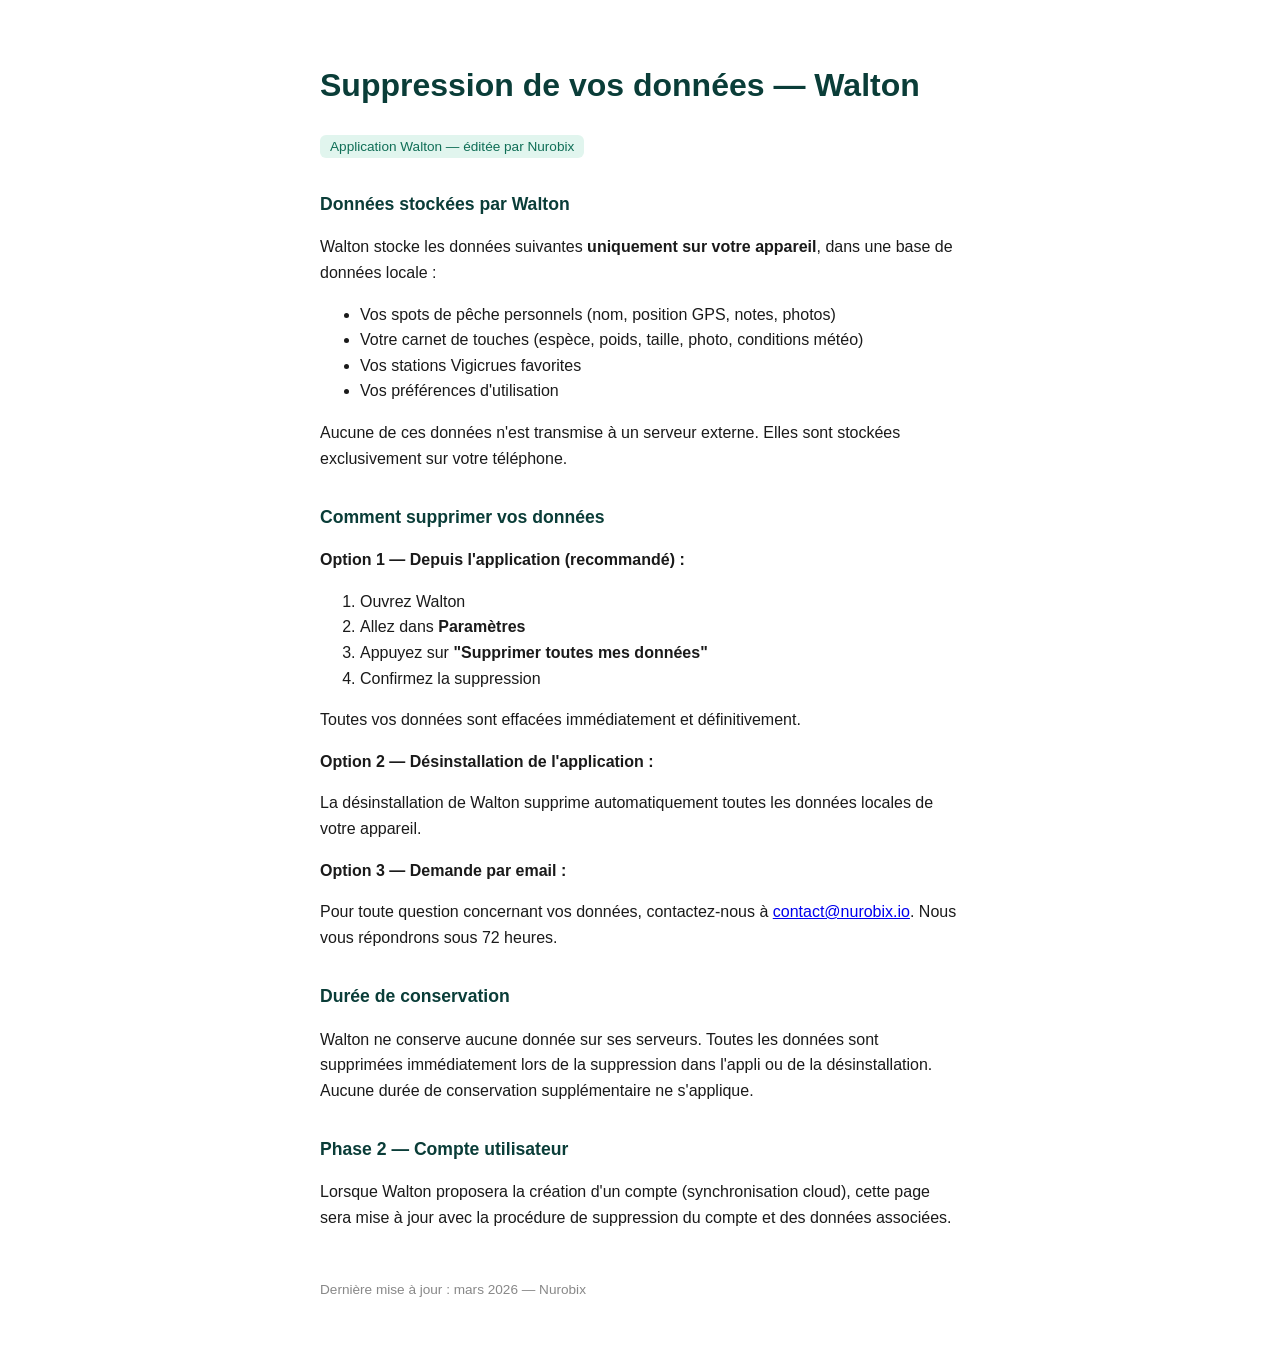
<file: delete.html>
<!DOCTYPE html>
<html lang="fr">
<head>
  <meta charset="UTF-8">
  <meta name="viewport" content="width=device-width, initial-scale=1.0">
  <title>Suppression des données — Walton</title>
  <style>
    body { font-family: sans-serif; max-width: 640px; margin: 60px auto; padding: 0 24px; color: #1a1a1a; line-height: 1.6; }
    h1 { color: #0a3d38; }
    h2 { color: #0a3d38; font-size: 1.1rem; margin-top: 2rem; }
    .badge { background: #e1f5ee; color: #0f6e56; padding: 4px 10px; border-radius: 6px; font-size: 0.85rem; }
  </style>
</head>
<body>
  <h1>Suppression de vos données — Walton</h1>
  <p><span class="badge">Application Walton — éditée par Nurobix</span></p>

  <h2>Données stockées par Walton</h2>
  <p>Walton stocke les données suivantes <strong>uniquement sur votre appareil</strong>, dans une base de données locale :</p>
  <ul>
    <li>Vos spots de pêche personnels (nom, position GPS, notes, photos)</li>
    <li>Votre carnet de touches (espèce, poids, taille, photo, conditions météo)</li>
    <li>Vos stations Vigicrues favorites</li>
    <li>Vos préférences d'utilisation</li>
  </ul>
  <p>Aucune de ces données n'est transmise à un serveur externe. Elles sont stockées exclusivement sur votre téléphone.</p>

  <h2>Comment supprimer vos données</h2>
  <p><strong>Option 1 — Depuis l'application (recommandé) :</strong></p>
  <ol>
    <li>Ouvrez Walton</li>
    <li>Allez dans <strong>Paramètres</strong></li>
    <li>Appuyez sur <strong>"Supprimer toutes mes données"</strong></li>
    <li>Confirmez la suppression</li>
  </ol>
  <p>Toutes vos données sont effacées immédiatement et définitivement.</p>

  <p><strong>Option 2 — Désinstallation de l'application :</strong></p>
  <p>La désinstallation de Walton supprime automatiquement toutes les données locales de votre appareil.</p>

  <p><strong>Option 3 — Demande par email :</strong></p>
  <p>Pour toute question concernant vos données, contactez-nous à <a href="mailto:contact@nurobix.io">contact@nurobix.io</a>. Nous vous répondrons sous 72 heures.</p>

  <h2>Durée de conservation</h2>
  <p>Walton ne conserve aucune donnée sur ses serveurs. Toutes les données sont supprimées immédiatement lors de la suppression dans l'appli ou de la désinstallation. Aucune durée de conservation supplémentaire ne s'applique.</p>

  <h2>Phase 2 — Compte utilisateur</h2>
  <p>Lorsque Walton proposera la création d'un compte (synchronisation cloud), cette page sera mise à jour avec la procédure de suppression du compte et des données associées.</p>

  <p style="margin-top: 3rem; font-size: 0.85rem; color: #888;">Dernière mise à jour : mars 2026 — Nurobix</p>
</body>
</html>
</file>
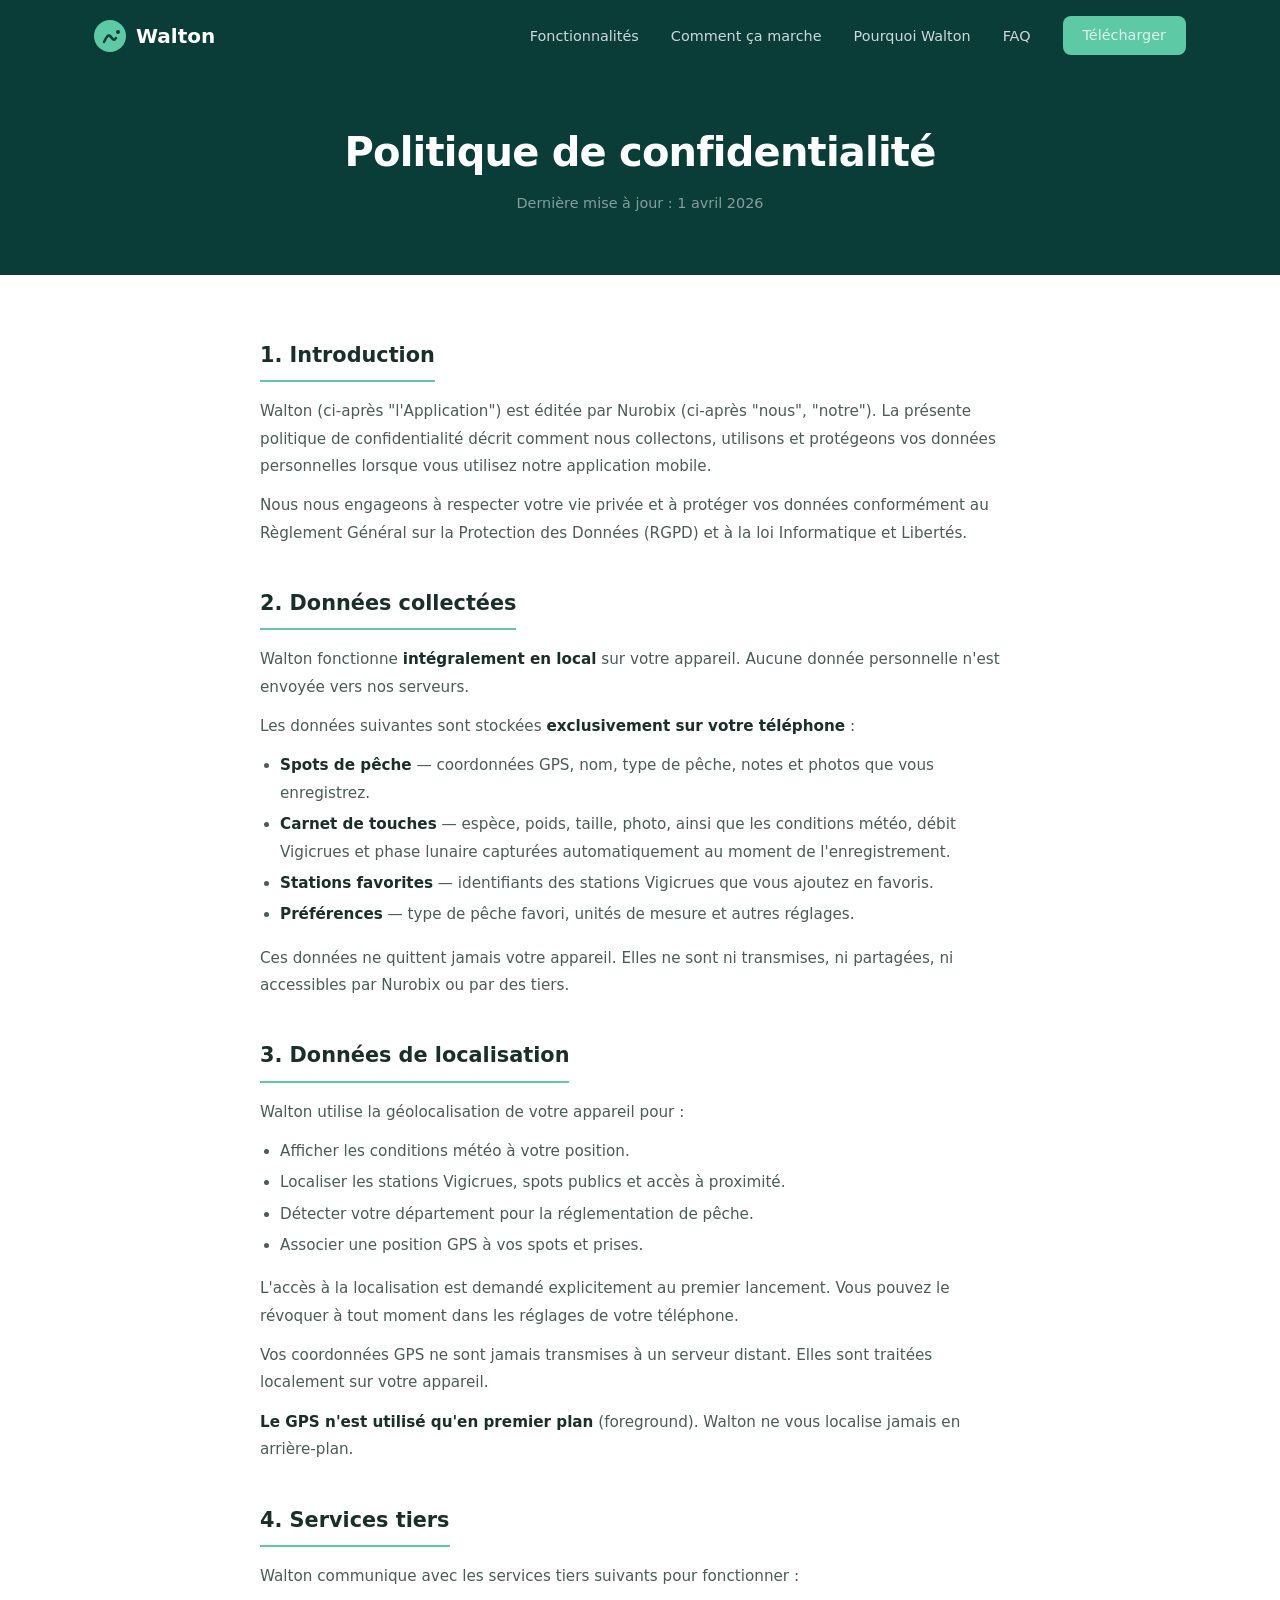
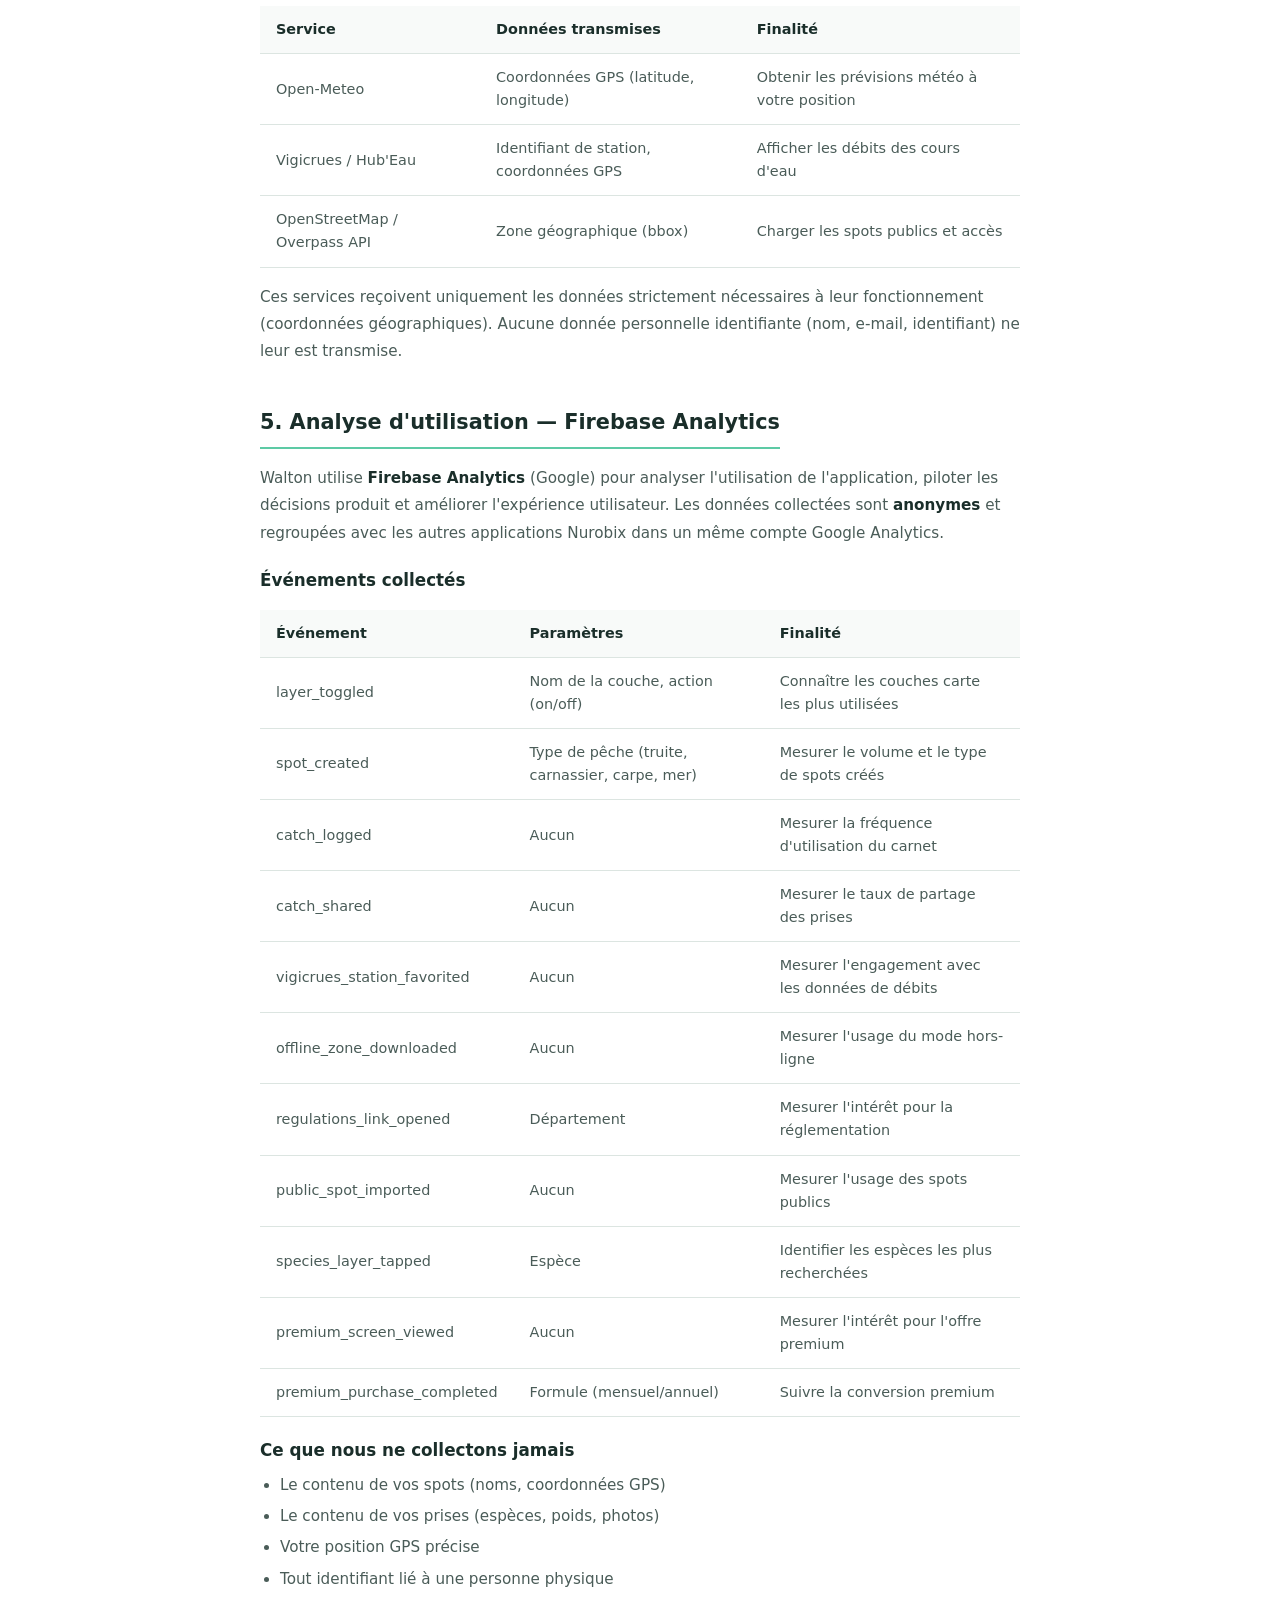
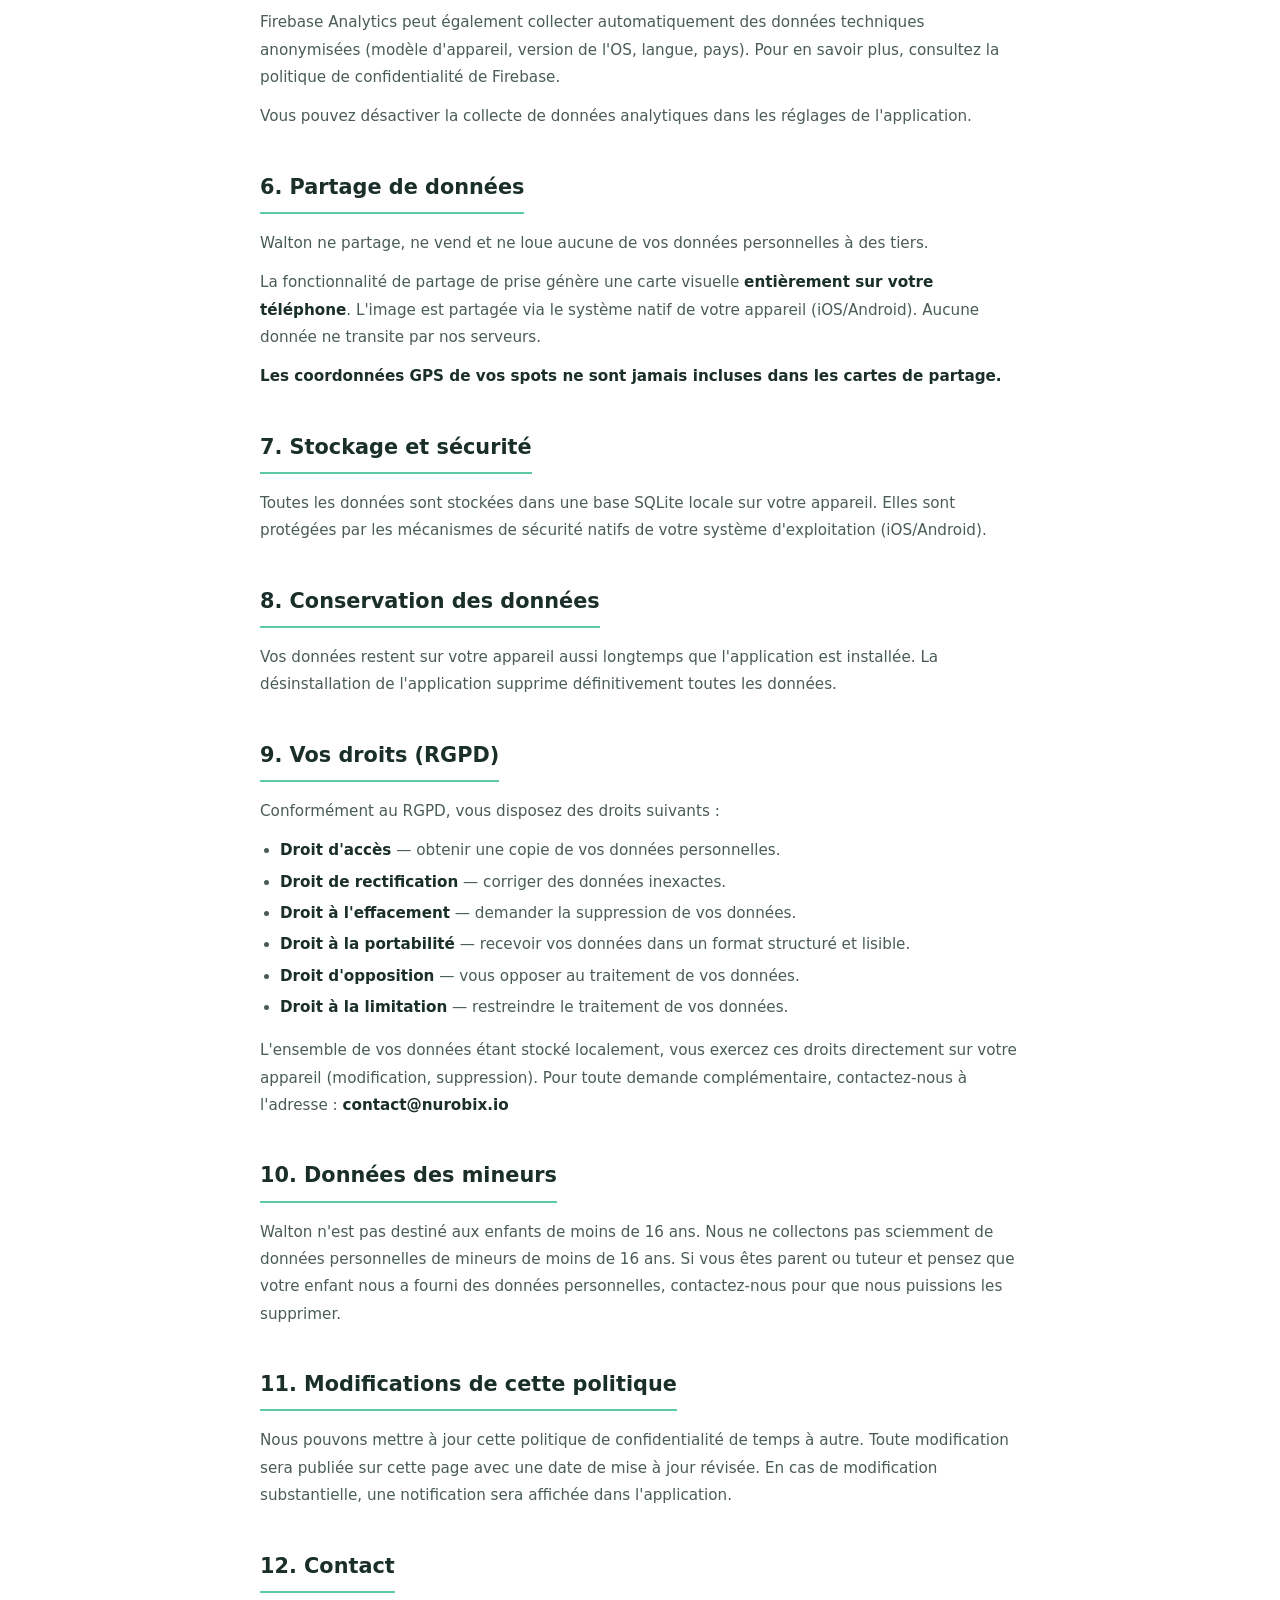
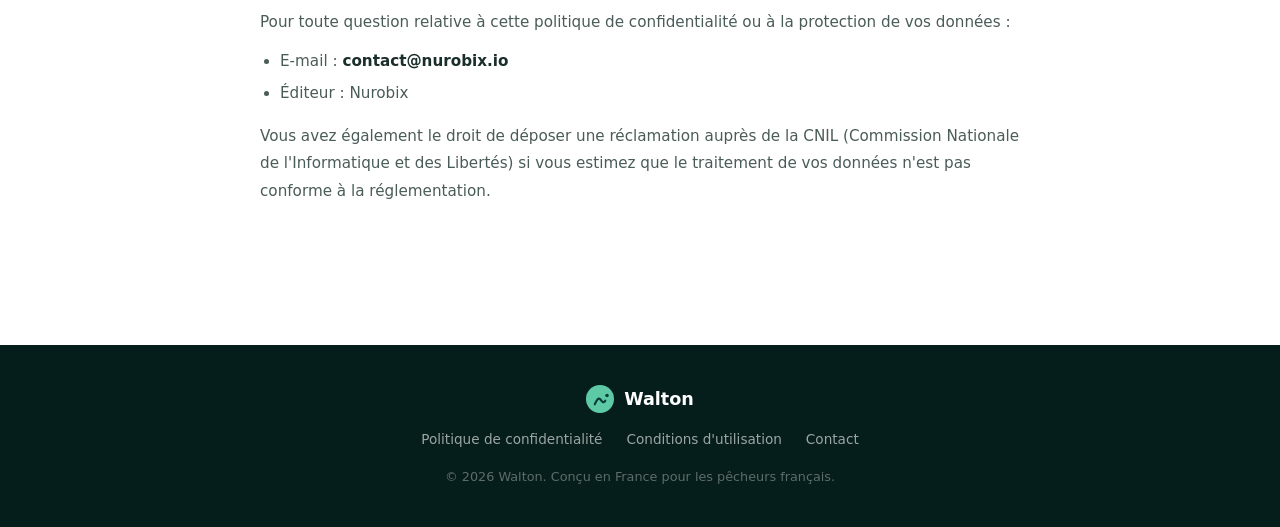
<file: privacy.html>
<!DOCTYPE html>
<html lang="fr">
<head>
    <meta charset="UTF-8">
    <meta name="viewport" content="width=device-width, initial-scale=1.0">
    <title>Politique de confidentialité — Walton</title>
    <meta name="description" content="Politique de confidentialité de l'application Walton. Découvrez comment vos données sont traitées et protégées.">
    <meta name="theme-color" content="#0a3d38">
    <link rel="icon" type="image/svg+xml" href="assets/favicon.svg">
    <link rel="stylesheet" href="css/style.css">
</head>
<body>
    <!-- Navigation -->
    <nav class="nav nav--scrolled" id="nav">
        <div class="nav__container">
            <a href="index.html" class="nav__logo">
                <svg class="nav__logo-icon" viewBox="0 0 32 32" width="32" height="32" fill="none">
                    <circle cx="16" cy="16" r="16" fill="#5dcaa5"/>
                    <path d="M10 22c2-4 4-8 6-6s4 6 6 2" stroke="#0a3d38" stroke-width="2.5" stroke-linecap="round"/>
                    <circle cx="24" cy="12" r="2" fill="#0a3d38"/>
                </svg>
                <span>Walton</span>
            </a>
            <button class="nav__toggle" id="navToggle" aria-label="Menu">
                <span></span><span></span><span></span>
            </button>
            <ul class="nav__links" id="navLinks">
                <li><a href="index.html#fonctionnalites">Fonctionnalités</a></li>
                <li><a href="index.html#comment-ca-marche">Comment ça marche</a></li>
                <li><a href="index.html#pourquoi">Pourquoi Walton</a></li>
                <li><a href="index.html#faq">FAQ</a></li>
                <li><a href="index.html#telechargement" class="btn btn--nav">Télécharger</a></li>
            </ul>
        </div>
    </nav>

    <!-- Header -->
    <header class="legal-hero">
        <div class="container">
            <h1 class="legal-hero__title">Politique de confidentialité</h1>
            <p class="legal-hero__date">Dernière mise à jour : 1 avril 2026</p>
        </div>
    </header>

    <!-- Content -->
    <main class="legal">
        <div class="container">
            <div class="legal__content">

                <section class="legal__section">
                    <h2>1. Introduction</h2>
                    <p>Walton (ci-après "l'Application") est éditée par Nurobix (ci-après "nous", "notre"). La présente politique de confidentialité décrit comment nous collectons, utilisons et protégeons vos données personnelles lorsque vous utilisez notre application mobile.</p>
                    <p>Nous nous engageons à respecter votre vie privée et à protéger vos données conformément au Règlement Général sur la Protection des Données (RGPD) et à la loi Informatique et Libertés.</p>
                </section>

                <section class="legal__section">
                    <h2>2. Données collectées</h2>

                    <p>Walton fonctionne <strong>intégralement en local</strong> sur votre appareil. Aucune donnée personnelle n'est envoyée vers nos serveurs.</p>
                    <p>Les données suivantes sont stockées <strong>exclusivement sur votre téléphone</strong> :</p>
                    <ul>
                        <li><strong>Spots de pêche</strong> — coordonnées GPS, nom, type de pêche, notes et photos que vous enregistrez.</li>
                        <li><strong>Carnet de touches</strong> — espèce, poids, taille, photo, ainsi que les conditions météo, débit Vigicrues et phase lunaire capturées automatiquement au moment de l'enregistrement.</li>
                        <li><strong>Stations favorites</strong> — identifiants des stations Vigicrues que vous ajoutez en favoris.</li>
                        <li><strong>Préférences</strong> — type de pêche favori, unités de mesure et autres réglages.</li>
                    </ul>
                    <p>Ces données ne quittent jamais votre appareil. Elles ne sont ni transmises, ni partagées, ni accessibles par Nurobix ou par des tiers.</p>
                </section>

                <section class="legal__section">
                    <h2>3. Données de localisation</h2>
                    <p>Walton utilise la géolocalisation de votre appareil pour :</p>
                    <ul>
                        <li>Afficher les conditions météo à votre position.</li>
                        <li>Localiser les stations Vigicrues, spots publics et accès à proximité.</li>
                        <li>Détecter votre département pour la réglementation de pêche.</li>
                        <li>Associer une position GPS à vos spots et prises.</li>
                    </ul>
                    <p>L'accès à la localisation est demandé explicitement au premier lancement. Vous pouvez le révoquer à tout moment dans les réglages de votre téléphone.</p>
                    <p>Vos coordonnées GPS ne sont jamais transmises à un serveur distant. Elles sont traitées localement sur votre appareil.</p>
                    <p><strong>Le GPS n'est utilisé qu'en premier plan</strong> (foreground). Walton ne vous localise jamais en arrière-plan.</p>
                </section>

                <section class="legal__section">
                    <h2>4. Services tiers</h2>
                    <p>Walton communique avec les services tiers suivants pour fonctionner :</p>

                    <div class="legal__table-wrap">
                        <table class="legal__table">
                            <thead>
                                <tr>
                                    <th>Service</th>
                                    <th>Données transmises</th>
                                    <th>Finalité</th>
                                </tr>
                            </thead>
                            <tbody>
                                <tr>
                                    <td>Open-Meteo</td>
                                    <td>Coordonnées GPS (latitude, longitude)</td>
                                    <td>Obtenir les prévisions météo à votre position</td>
                                </tr>
                                <tr>
                                    <td>Vigicrues / Hub'Eau</td>
                                    <td>Identifiant de station, coordonnées GPS</td>
                                    <td>Afficher les débits des cours d'eau</td>
                                </tr>
                                <tr>
                                    <td>OpenStreetMap / Overpass API</td>
                                    <td>Zone géographique (bbox)</td>
                                    <td>Charger les spots publics et accès</td>
                                </tr>
                            </tbody>
                        </table>
                    </div>

                    <p>Ces services reçoivent uniquement les données strictement nécessaires à leur fonctionnement (coordonnées géographiques). Aucune donnée personnelle identifiante (nom, e-mail, identifiant) ne leur est transmise.</p>
                </section>

                <section class="legal__section">
                    <h2>5. Analyse d'utilisation — Firebase Analytics</h2>
                    <p>Walton utilise <strong>Firebase Analytics</strong> (Google) pour analyser l'utilisation de l'application, piloter les décisions produit et améliorer l'expérience utilisateur. Les données collectées sont <strong>anonymes</strong> et regroupées avec les autres applications Nurobix dans un même compte Google Analytics.</p>

                    <h3>Événements collectés</h3>
                    <div class="legal__table-wrap">
                        <table class="legal__table">
                            <thead>
                                <tr>
                                    <th>Événement</th>
                                    <th>Paramètres</th>
                                    <th>Finalité</th>
                                </tr>
                            </thead>
                            <tbody>
                                <tr>
                                    <td>layer_toggled</td>
                                    <td>Nom de la couche, action (on/off)</td>
                                    <td>Connaître les couches carte les plus utilisées</td>
                                </tr>
                                <tr>
                                    <td>spot_created</td>
                                    <td>Type de pêche (truite, carnassier, carpe, mer)</td>
                                    <td>Mesurer le volume et le type de spots créés</td>
                                </tr>
                                <tr>
                                    <td>catch_logged</td>
                                    <td>Aucun</td>
                                    <td>Mesurer la fréquence d'utilisation du carnet</td>
                                </tr>
                                <tr>
                                    <td>catch_shared</td>
                                    <td>Aucun</td>
                                    <td>Mesurer le taux de partage des prises</td>
                                </tr>
                                <tr>
                                    <td>vigicrues_station_favorited</td>
                                    <td>Aucun</td>
                                    <td>Mesurer l'engagement avec les données de débits</td>
                                </tr>
                                <tr>
                                    <td>offline_zone_downloaded</td>
                                    <td>Aucun</td>
                                    <td>Mesurer l'usage du mode hors-ligne</td>
                                </tr>
                                <tr>
                                    <td>regulations_link_opened</td>
                                    <td>Département</td>
                                    <td>Mesurer l'intérêt pour la réglementation</td>
                                </tr>
                                <tr>
                                    <td>public_spot_imported</td>
                                    <td>Aucun</td>
                                    <td>Mesurer l'usage des spots publics</td>
                                </tr>
                                <tr>
                                    <td>species_layer_tapped</td>
                                    <td>Espèce</td>
                                    <td>Identifier les espèces les plus recherchées</td>
                                </tr>
                                <tr>
                                    <td>premium_screen_viewed</td>
                                    <td>Aucun</td>
                                    <td>Mesurer l'intérêt pour l'offre premium</td>
                                </tr>
                                <tr>
                                    <td>premium_purchase_completed</td>
                                    <td>Formule (mensuel/annuel)</td>
                                    <td>Suivre la conversion premium</td>
                                </tr>
                            </tbody>
                        </table>
                    </div>

                    <h3>Ce que nous ne collectons jamais</h3>
                    <ul>
                        <li>Le contenu de vos spots (noms, coordonnées GPS)</li>
                        <li>Le contenu de vos prises (espèces, poids, photos)</li>
                        <li>Votre position GPS précise</li>
                        <li>Tout identifiant lié à une personne physique</li>
                    </ul>

                    <p>Firebase Analytics peut également collecter automatiquement des données techniques anonymisées (modèle d'appareil, version de l'OS, langue, pays). Pour en savoir plus, consultez la <a href="https://firebase.google.com/support/privacy" target="_blank" rel="noopener">politique de confidentialité de Firebase</a>.</p>
                    <p>Vous pouvez désactiver la collecte de données analytiques dans les réglages de l'application.</p>
                </section>

                <section class="legal__section">
                    <h2>6. Partage de données</h2>
                    <p>Walton ne partage, ne vend et ne loue aucune de vos données personnelles à des tiers.</p>
                    <p>La fonctionnalité de partage de prise génère une carte visuelle <strong>entièrement sur votre téléphone</strong>. L'image est partagée via le système natif de votre appareil (iOS/Android). Aucune donnée ne transite par nos serveurs.</p>
                    <p><strong>Les coordonnées GPS de vos spots ne sont jamais incluses dans les cartes de partage.</strong></p>
                </section>

                <section class="legal__section">
                    <h2>7. Stockage et sécurité</h2>
                    <p>Toutes les données sont stockées dans une base SQLite locale sur votre appareil. Elles sont protégées par les mécanismes de sécurité natifs de votre système d'exploitation (iOS/Android).</p>
                </section>

                <section class="legal__section">
                    <h2>8. Conservation des données</h2>
                    <p>Vos données restent sur votre appareil aussi longtemps que l'application est installée. La désinstallation de l'application supprime définitivement toutes les données.</p>
                </section>

                <section class="legal__section">
                    <h2>9. Vos droits (RGPD)</h2>
                    <p>Conformément au RGPD, vous disposez des droits suivants :</p>
                    <ul>
                        <li><strong>Droit d'accès</strong> — obtenir une copie de vos données personnelles.</li>
                        <li><strong>Droit de rectification</strong> — corriger des données inexactes.</li>
                        <li><strong>Droit à l'effacement</strong> — demander la suppression de vos données.</li>
                        <li><strong>Droit à la portabilité</strong> — recevoir vos données dans un format structuré et lisible.</li>
                        <li><strong>Droit d'opposition</strong> — vous opposer au traitement de vos données.</li>
                        <li><strong>Droit à la limitation</strong> — restreindre le traitement de vos données.</li>
                    </ul>
                    <p>L'ensemble de vos données étant stocké localement, vous exercez ces droits directement sur votre appareil (modification, suppression). Pour toute demande complémentaire, contactez-nous à l'adresse : <strong>contact@nurobix.io</strong></p>
                </section>

                <section class="legal__section">
                    <h2>10. Données des mineurs</h2>
                    <p>Walton n'est pas destiné aux enfants de moins de 16 ans. Nous ne collectons pas sciemment de données personnelles de mineurs de moins de 16 ans. Si vous êtes parent ou tuteur et pensez que votre enfant nous a fourni des données personnelles, contactez-nous pour que nous puissions les supprimer.</p>
                </section>

                <section class="legal__section">
                    <h2>11. Modifications de cette politique</h2>
                    <p>Nous pouvons mettre à jour cette politique de confidentialité de temps à autre. Toute modification sera publiée sur cette page avec une date de mise à jour révisée. En cas de modification substantielle, une notification sera affichée dans l'application.</p>
                </section>

                <section class="legal__section">
                    <h2>12. Contact</h2>
                    <p>Pour toute question relative à cette politique de confidentialité ou à la protection de vos données :</p>
                    <ul>
                        <li>E-mail : <strong>contact@nurobix.io</strong></li>
                        <li>Éditeur : Nurobix</li>
                    </ul>
                    <p>Vous avez également le droit de déposer une réclamation auprès de la CNIL (Commission Nationale de l'Informatique et des Libertés) si vous estimez que le traitement de vos données n'est pas conforme à la réglementation.</p>
                </section>

            </div>
        </div>
    </main>

    <!-- Footer -->
    <footer class="footer">
        <div class="container">
            <div class="footer__content">
                <div class="footer__brand">
                    <svg class="footer__logo" viewBox="0 0 32 32" width="28" height="28" fill="none">
                        <circle cx="16" cy="16" r="16" fill="#5dcaa5"/>
                        <path d="M10 22c2-4 4-8 6-6s4 6 6 2" stroke="#0a3d38" stroke-width="2.5" stroke-linecap="round"/>
                        <circle cx="24" cy="12" r="2" fill="#0a3d38"/>
                    </svg>
                    <span>Walton</span>
                </div>
                <div class="footer__links">
                    <a href="privacy.html">Politique de confidentialité</a>
                    <a href="terms.html">Conditions d'utilisation</a>
                    <a href="mailto:contact@nurobix.io">Contact</a>
                </div>
                <p class="footer__copy">&copy; 2026 Walton. Conçu en France pour les pêcheurs français.</p>
            </div>
        </div>
    </footer>

    <script src="js/main.js"></script>
</body>
</html>
</file>
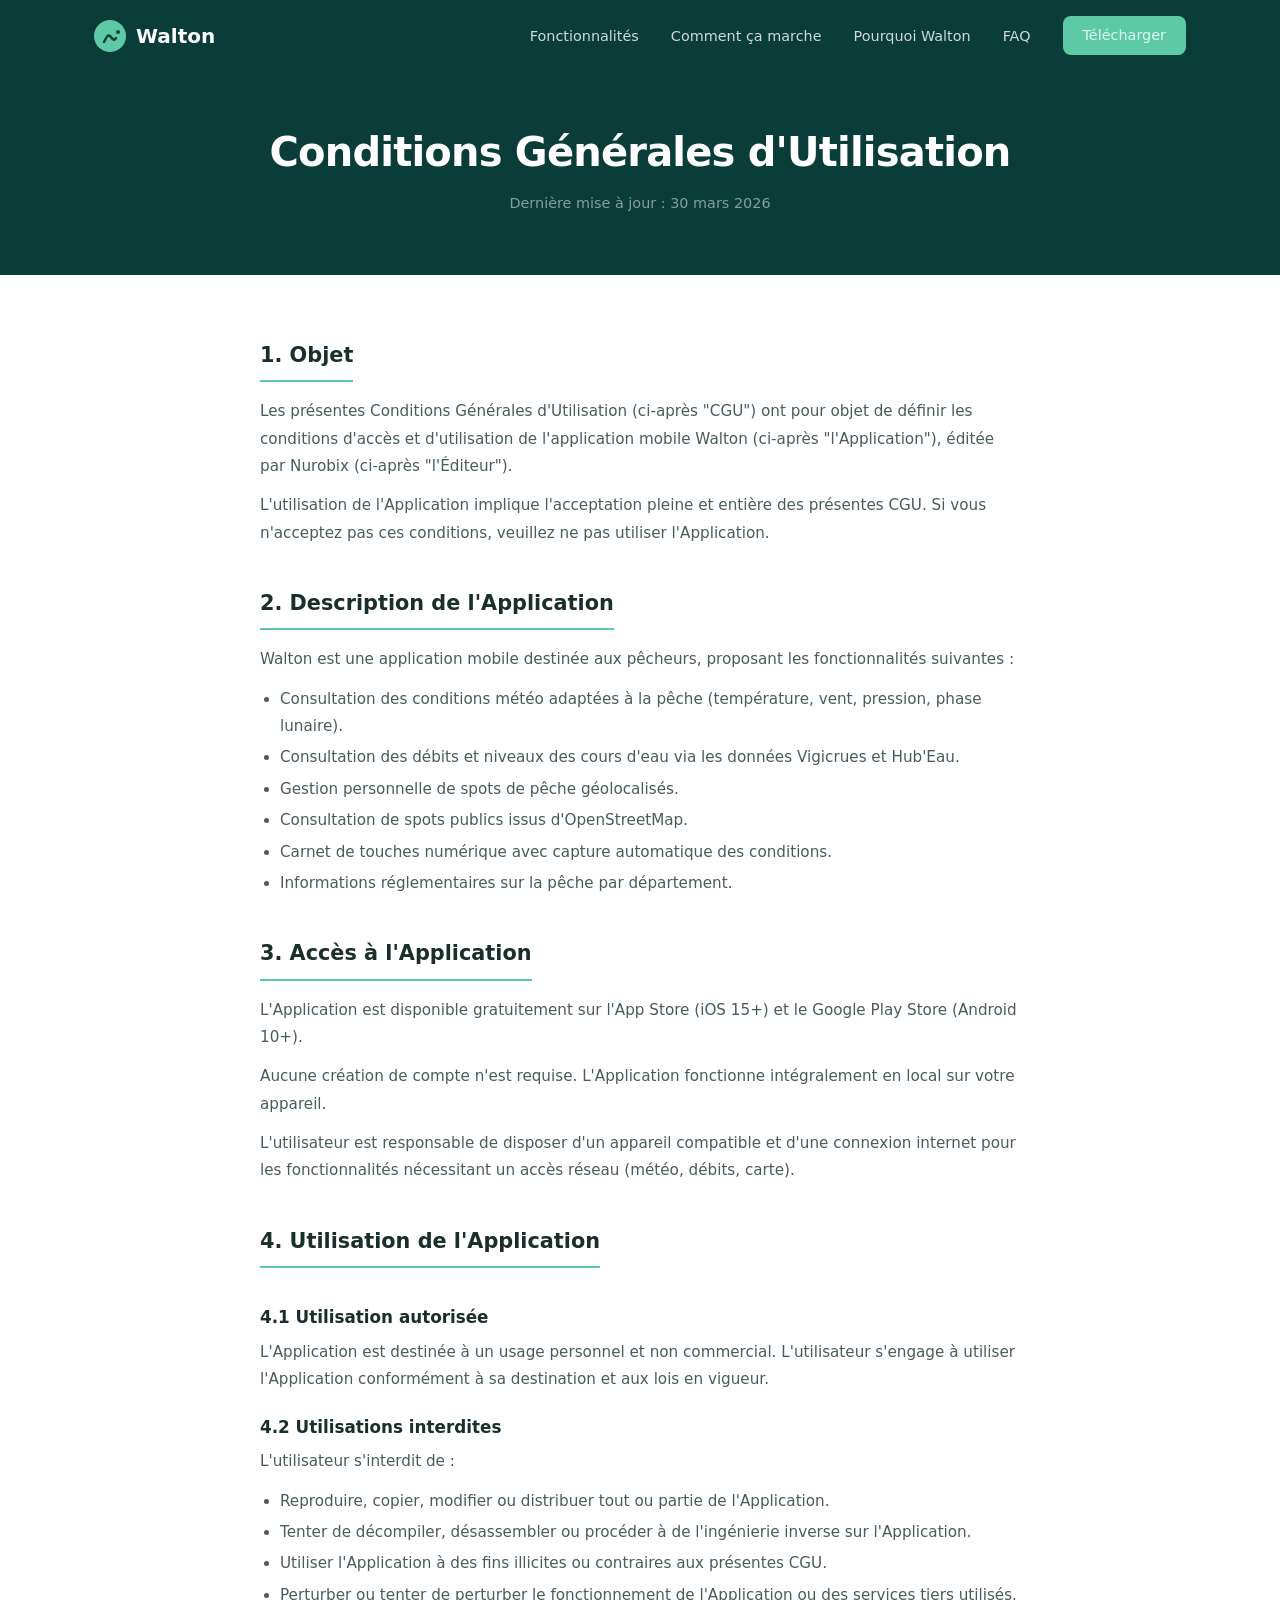
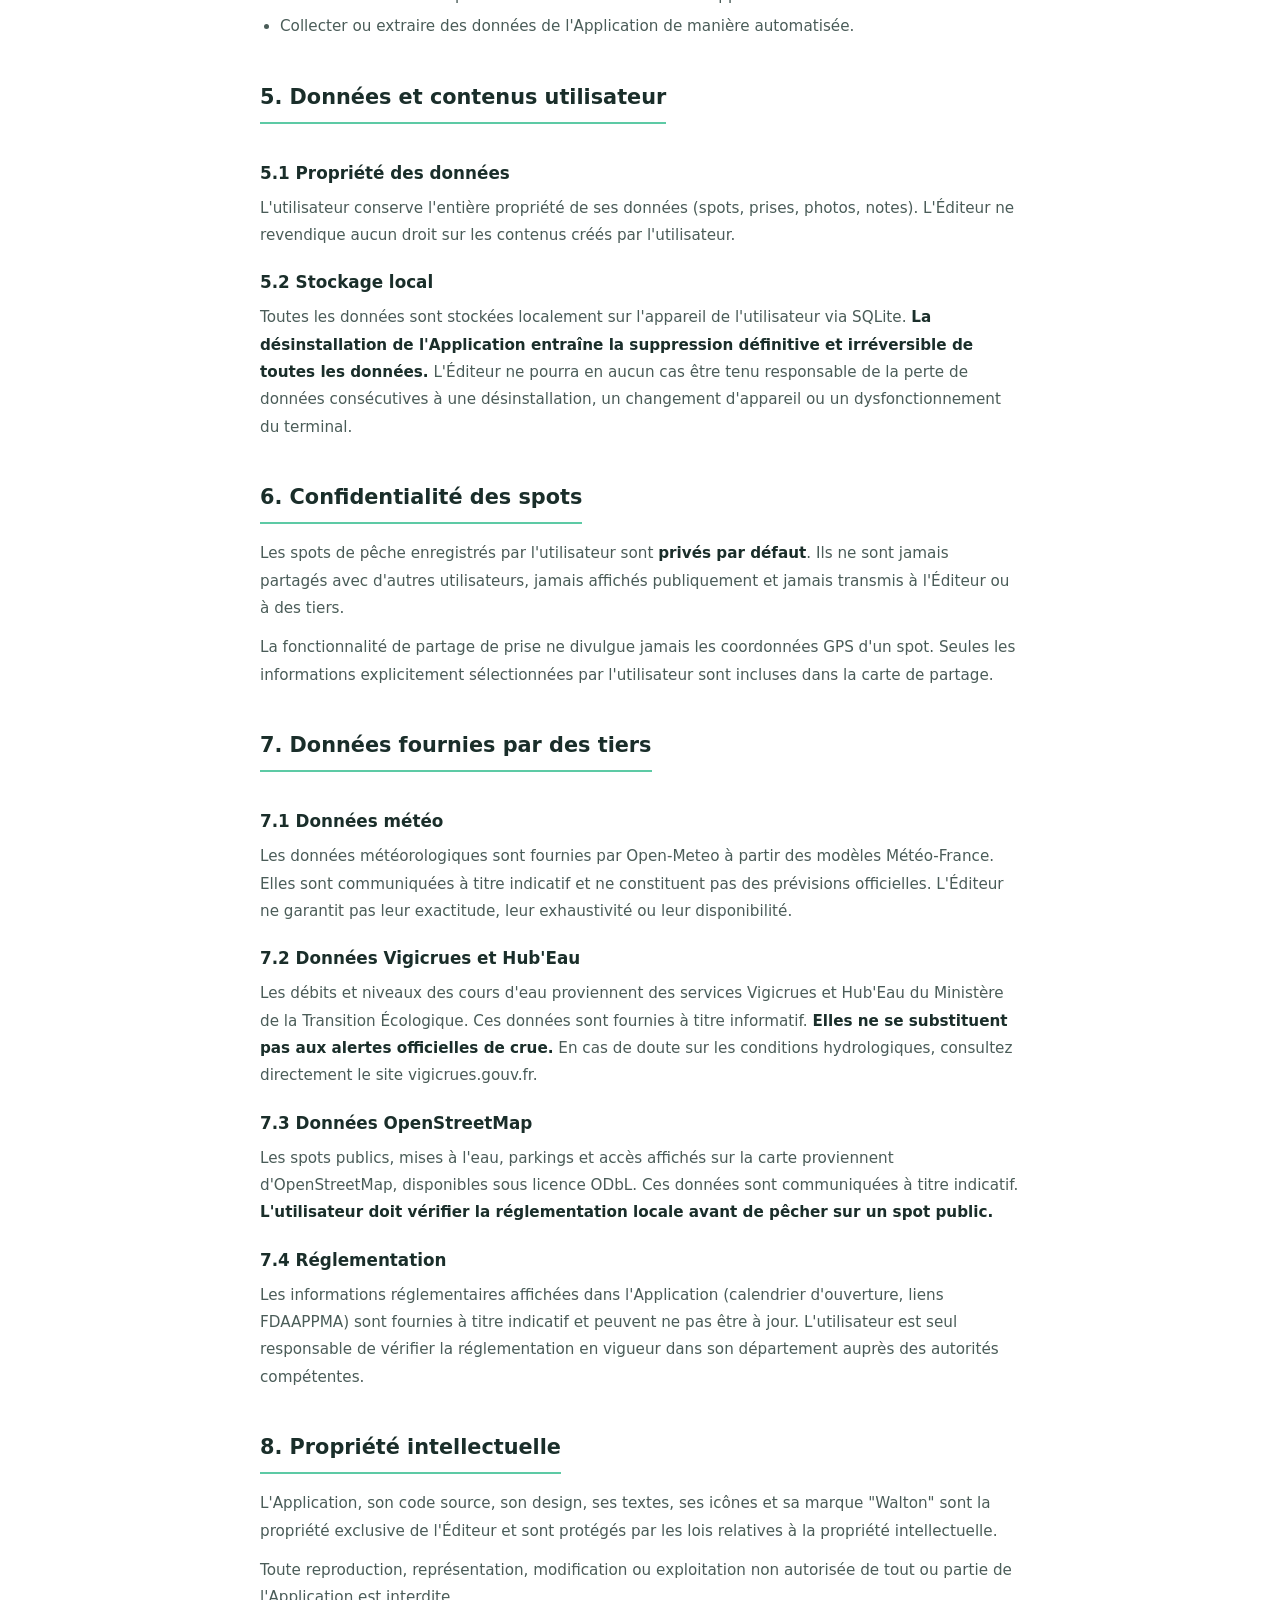
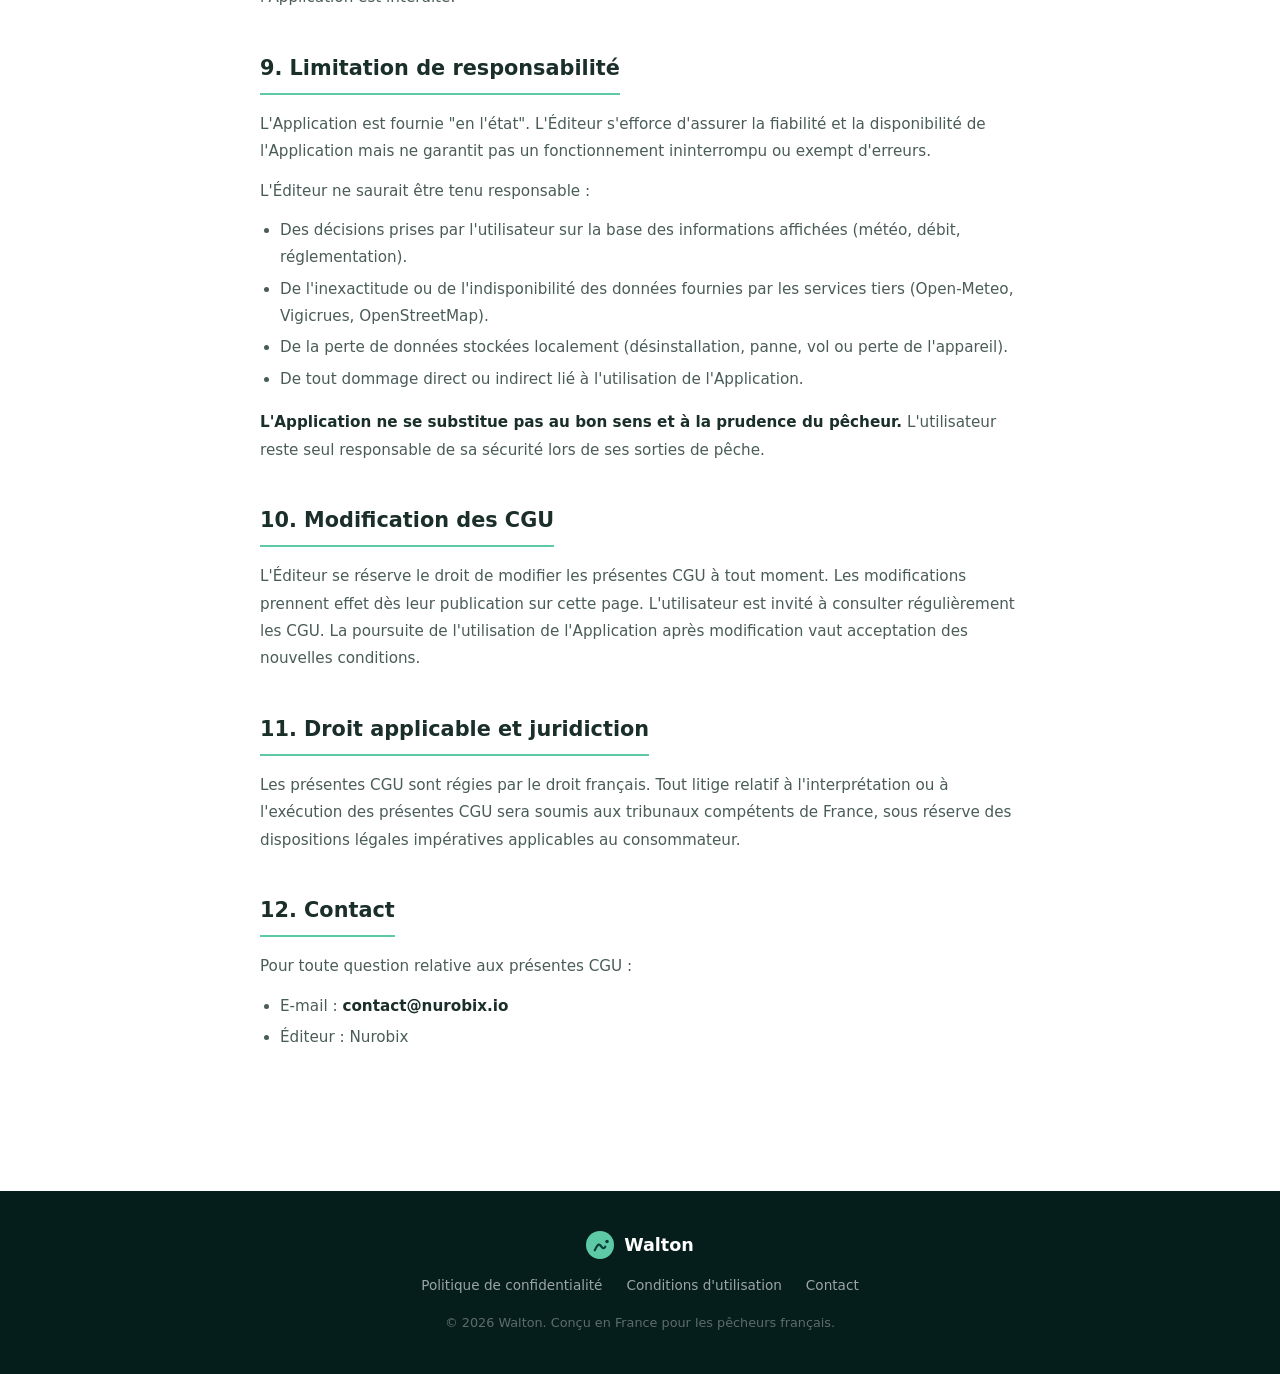
<file: terms.html>
<!DOCTYPE html>
<html lang="fr">
<head>
    <meta charset="UTF-8">
    <meta name="viewport" content="width=device-width, initial-scale=1.0">
    <title>Conditions Générales d'Utilisation — Walton</title>
    <meta name="description" content="Conditions generales d'utilisation de l'application Walton.">
    <meta name="theme-color" content="#0a3d38">
    <link rel="icon" type="image/svg+xml" href="assets/favicon.svg">
    <link rel="stylesheet" href="css/style.css">
</head>
<body>
    <!-- Navigation -->
    <nav class="nav nav--scrolled" id="nav">
        <div class="nav__container">
            <a href="index.html" class="nav__logo">
                <svg class="nav__logo-icon" viewBox="0 0 32 32" width="32" height="32" fill="none">
                    <circle cx="16" cy="16" r="16" fill="#5dcaa5"/>
                    <path d="M10 22c2-4 4-8 6-6s4 6 6 2" stroke="#0a3d38" stroke-width="2.5" stroke-linecap="round"/>
                    <circle cx="24" cy="12" r="2" fill="#0a3d38"/>
                </svg>
                <span>Walton</span>
            </a>
            <button class="nav__toggle" id="navToggle" aria-label="Menu">
                <span></span><span></span><span></span>
            </button>
            <ul class="nav__links" id="navLinks">
                <li><a href="index.html#fonctionnalites">Fonctionnalités</a></li>
                <li><a href="index.html#comment-ca-marche">Comment ça marche</a></li>
                <li><a href="index.html#pourquoi">Pourquoi Walton</a></li>
                <li><a href="index.html#faq">FAQ</a></li>
                <li><a href="index.html#telechargement" class="btn btn--nav">Télécharger</a></li>
            </ul>
        </div>
    </nav>

    <!-- Header -->
    <header class="legal-hero">
        <div class="container">
            <h1 class="legal-hero__title">Conditions Générales d'Utilisation</h1>
            <p class="legal-hero__date">Dernière mise à jour : 30 mars 2026</p>
        </div>
    </header>

    <!-- Content -->
    <main class="legal">
        <div class="container">
            <div class="legal__content">

                <section class="legal__section">
                    <h2>1. Objet</h2>
                    <p>Les présentes Conditions Générales d'Utilisation (ci-après "CGU") ont pour objet de définir les conditions d'accès et d'utilisation de l'application mobile Walton (ci-après "l'Application"), éditée par Nurobix (ci-après "l'Éditeur").</p>
                    <p>L'utilisation de l'Application implique l'acceptation pleine et entière des présentes CGU. Si vous n'acceptez pas ces conditions, veuillez ne pas utiliser l'Application.</p>
                </section>

                <section class="legal__section">
                    <h2>2. Description de l'Application</h2>
                    <p>Walton est une application mobile destinée aux pêcheurs, proposant les fonctionnalités suivantes :</p>
                    <ul>
                        <li>Consultation des conditions météo adaptées à la pêche (température, vent, pression, phase lunaire).</li>
                        <li>Consultation des débits et niveaux des cours d'eau via les données Vigicrues et Hub'Eau.</li>
                        <li>Gestion personnelle de spots de pêche géolocalisés.</li>
                        <li>Consultation de spots publics issus d'OpenStreetMap.</li>
                        <li>Carnet de touches numérique avec capture automatique des conditions.</li>
                        <li>Informations réglementaires sur la pêche par département.</li>
                    </ul>
                </section>

                <section class="legal__section">
                    <h2>3. Accès à l'Application</h2>
                    <p>L'Application est disponible gratuitement sur l'App Store (iOS 15+) et le Google Play Store (Android 10+).</p>
                    <p>Aucune création de compte n'est requise. L'Application fonctionne intégralement en local sur votre appareil.</p>
                    <p>L'utilisateur est responsable de disposer d'un appareil compatible et d'une connexion internet pour les fonctionnalités nécessitant un accès réseau (météo, débits, carte).</p>
                </section>

                <section class="legal__section">
                    <h2>4. Utilisation de l'Application</h2>
                    <h3>4.1 Utilisation autorisée</h3>
                    <p>L'Application est destinée à un usage personnel et non commercial. L'utilisateur s'engage à utiliser l'Application conformément à sa destination et aux lois en vigueur.</p>

                    <h3>4.2 Utilisations interdites</h3>
                    <p>L'utilisateur s'interdit de :</p>
                    <ul>
                        <li>Reproduire, copier, modifier ou distribuer tout ou partie de l'Application.</li>
                        <li>Tenter de décompiler, désassembler ou procéder à de l'ingénierie inverse sur l'Application.</li>
                        <li>Utiliser l'Application à des fins illicites ou contraires aux présentes CGU.</li>
                        <li>Perturber ou tenter de perturber le fonctionnement de l'Application ou des services tiers utilisés.</li>
                        <li>Collecter ou extraire des données de l'Application de manière automatisée.</li>
                    </ul>
                </section>

                <section class="legal__section">
                    <h2>5. Données et contenus utilisateur</h2>
                    <h3>5.1 Propriété des données</h3>
                    <p>L'utilisateur conserve l'entière propriété de ses données (spots, prises, photos, notes). L'Éditeur ne revendique aucun droit sur les contenus créés par l'utilisateur.</p>

                    <h3>5.2 Stockage local</h3>
                    <p>Toutes les données sont stockées localement sur l'appareil de l'utilisateur via SQLite. <strong>La désinstallation de l'Application entraîne la suppression définitive et irréversible de toutes les données.</strong> L'Éditeur ne pourra en aucun cas être tenu responsable de la perte de données consécutives à une désinstallation, un changement d'appareil ou un dysfonctionnement du terminal.</p>
                </section>

                <section class="legal__section">
                    <h2>6. Confidentialité des spots</h2>
                    <p>Les spots de pêche enregistrés par l'utilisateur sont <strong>privés par défaut</strong>. Ils ne sont jamais partagés avec d'autres utilisateurs, jamais affichés publiquement et jamais transmis à l'Éditeur ou à des tiers.</p>
                    <p>La fonctionnalité de partage de prise ne divulgue jamais les coordonnées GPS d'un spot. Seules les informations explicitement sélectionnées par l'utilisateur sont incluses dans la carte de partage.</p>
                </section>

                <section class="legal__section">
                    <h2>7. Données fournies par des tiers</h2>
                    <h3>7.1 Données météo</h3>
                    <p>Les données météorologiques sont fournies par Open-Meteo à partir des modèles Météo-France. Elles sont communiquées à titre indicatif et ne constituent pas des prévisions officielles. L'Éditeur ne garantit pas leur exactitude, leur exhaustivité ou leur disponibilité.</p>

                    <h3>7.2 Données Vigicrues et Hub'Eau</h3>
                    <p>Les débits et niveaux des cours d'eau proviennent des services Vigicrues et Hub'Eau du Ministère de la Transition Écologique. Ces données sont fournies à titre informatif. <strong>Elles ne se substituent pas aux alertes officielles de crue.</strong> En cas de doute sur les conditions hydrologiques, consultez directement le site vigicrues.gouv.fr.</p>

                    <h3>7.3 Données OpenStreetMap</h3>
                    <p>Les spots publics, mises à l'eau, parkings et accès affichés sur la carte proviennent d'OpenStreetMap, disponibles sous licence ODbL. Ces données sont communiquées à titre indicatif. <strong>L'utilisateur doit vérifier la réglementation locale avant de pêcher sur un spot public.</strong></p>

                    <h3>7.4 Réglementation</h3>
                    <p>Les informations réglementaires affichées dans l'Application (calendrier d'ouverture, liens FDAAPPMA) sont fournies à titre indicatif et peuvent ne pas être à jour. L'utilisateur est seul responsable de vérifier la réglementation en vigueur dans son département auprès des autorités compétentes.</p>
                </section>

                <section class="legal__section">
                    <h2>8. Propriété intellectuelle</h2>
                    <p>L'Application, son code source, son design, ses textes, ses icônes et sa marque "Walton" sont la propriété exclusive de l'Éditeur et sont protégés par les lois relatives à la propriété intellectuelle.</p>
                    <p>Toute reproduction, représentation, modification ou exploitation non autorisée de tout ou partie de l'Application est interdite.</p>
                </section>

                <section class="legal__section">
                    <h2>9. Limitation de responsabilité</h2>
                    <p>L'Application est fournie "en l'état". L'Éditeur s'efforce d'assurer la fiabilité et la disponibilité de l'Application mais ne garantit pas un fonctionnement ininterrompu ou exempt d'erreurs.</p>
                    <p>L'Éditeur ne saurait être tenu responsable :</p>
                    <ul>
                        <li>Des décisions prises par l'utilisateur sur la base des informations affichées (météo, débit, réglementation).</li>
                        <li>De l'inexactitude ou de l'indisponibilité des données fournies par les services tiers (Open-Meteo, Vigicrues, OpenStreetMap).</li>
                        <li>De la perte de données stockées localement (désinstallation, panne, vol ou perte de l'appareil).</li>
                        <li>De tout dommage direct ou indirect lié à l'utilisation de l'Application.</li>
                    </ul>
                    <p><strong>L'Application ne se substitue pas au bon sens et à la prudence du pêcheur.</strong> L'utilisateur reste seul responsable de sa sécurité lors de ses sorties de pêche.</p>
                </section>

                <section class="legal__section">
                    <h2>10. Modification des CGU</h2>
                    <p>L'Éditeur se réserve le droit de modifier les présentes CGU à tout moment. Les modifications prennent effet dès leur publication sur cette page. L'utilisateur est invité à consulter régulièrement les CGU. La poursuite de l'utilisation de l'Application après modification vaut acceptation des nouvelles conditions.</p>
                </section>

                <section class="legal__section">
                    <h2>11. Droit applicable et juridiction</h2>
                    <p>Les présentes CGU sont régies par le droit français. Tout litige relatif à l'interprétation ou à l'exécution des présentes CGU sera soumis aux tribunaux compétents de France, sous réserve des dispositions légales impératives applicables au consommateur.</p>
                </section>

                <section class="legal__section">
                    <h2>12. Contact</h2>
                    <p>Pour toute question relative aux présentes CGU :</p>
                    <ul>
                        <li>E-mail : <strong>contact@nurobix.io</strong></li>
                        <li>Éditeur : Nurobix</li>
                    </ul>
                </section>

            </div>
        </div>
    </main>

    <!-- Footer -->
    <footer class="footer">
        <div class="container">
            <div class="footer__content">
                <div class="footer__brand">
                    <svg class="footer__logo" viewBox="0 0 32 32" width="28" height="28" fill="none">
                        <circle cx="16" cy="16" r="16" fill="#5dcaa5"/>
                        <path d="M10 22c2-4 4-8 6-6s4 6 6 2" stroke="#0a3d38" stroke-width="2.5" stroke-linecap="round"/>
                        <circle cx="24" cy="12" r="2" fill="#0a3d38"/>
                    </svg>
                    <span>Walton</span>
                </div>
                <div class="footer__links">
                    <a href="privacy.html">Politique de confidentialité</a>
                    <a href="terms.html">Conditions d'utilisation</a>
                    <a href="mailto:contact@nurobix.io">Contact</a>
                </div>
                <p class="footer__copy">&copy; 2026 Walton. Conçu en France pour les pêcheurs français.</p>
            </div>
        </div>
    </footer>

    <script src="js/main.js"></script>
</body>
</html>
</file>
<file: css/style.css>
/* ========================================
   Walton — Landing Page Styles
   ======================================== */

/* --- Reset & Base --- */
*, *::before, *::after { box-sizing: border-box; margin: 0; padding: 0; }

:root {
    --teal-dark: #0a3d38;
    --teal-deeper: #061e1b;
    --teal-mid: #0d4f48;
    --green-accent: #5dcaa5;
    --green-light: #9fe1cb;
    --green-pale: #e8f5f2;
    --white: #ffffff;
    --gray-50: #f8faf9;
    --gray-100: #f0f4f2;
    --gray-200: #dce5e1;
    --gray-400: #94a3a0;
    --gray-600: #4a5c58;
    --gray-800: #1a2e2a;
    --font: 'Inter', -apple-system, BlinkMacSystemFont, 'Segoe UI', system-ui, sans-serif;
    --radius-sm: 8px;
    --radius-md: 12px;
    --radius-lg: 20px;
    --radius-xl: 28px;
    --shadow-sm: 0 1px 3px rgba(10,61,56,0.08);
    --shadow-md: 0 4px 16px rgba(10,61,56,0.1);
    --shadow-lg: 0 8px 32px rgba(10,61,56,0.12);
    --shadow-xl: 0 16px 48px rgba(10,61,56,0.16);
    --transition: 0.3s cubic-bezier(0.4, 0, 0.2, 1);
}

html { scroll-behavior: smooth; }

body {
    font-family: var(--font);
    color: var(--gray-800);
    line-height: 1.6;
    background: var(--white);
    -webkit-font-smoothing: antialiased;
    overflow-x: hidden;
}

img { max-width: 100%; display: block; }
a { text-decoration: none; color: inherit; }
ul { list-style: none; }

.container {
    max-width: 1140px;
    margin: 0 auto;
    padding: 0 24px;
}

/* --- Buttons --- */
.btn {
    display: inline-flex;
    align-items: center;
    gap: 8px;
    font-family: var(--font);
    font-weight: 600;
    font-size: 0.95rem;
    border: none;
    border-radius: var(--radius-sm);
    cursor: pointer;
    transition: var(--transition);
    padding: 10px 24px;
}

.btn--primary {
    background: var(--green-accent);
    color: var(--teal-dark);
}
.btn--primary:hover { background: #4bb893; transform: translateY(-1px); box-shadow: var(--shadow-md); }

.btn--ghost {
    background: transparent;
    color: var(--white);
    border: 1.5px solid rgba(255,255,255,0.3);
}
.btn--ghost:hover { border-color: rgba(255,255,255,0.6); background: rgba(255,255,255,0.08); }

.btn--lg { padding: 14px 32px; font-size: 1.05rem; border-radius: var(--radius-md); }

.btn--nav {
    background: var(--green-accent);
    color: var(--teal-dark);
    padding: 8px 20px;
    border-radius: var(--radius-sm);
    font-size: 0.875rem;
}
.btn--nav:hover { background: #4bb893; }

/* --- Navigation --- */
.nav {
    position: fixed;
    top: 0;
    left: 0;
    right: 0;
    z-index: 100;
    padding: 16px 0;
    transition: var(--transition);
}

.nav--scrolled {
    background: rgba(10,61,56,0.95);
    backdrop-filter: blur(12px);
    padding: 10px 0;
    box-shadow: 0 2px 20px rgba(0,0,0,0.15);
}

.nav__container {
    max-width: 1140px;
    margin: 0 auto;
    padding: 0 24px;
    display: flex;
    align-items: center;
    justify-content: space-between;
}

.nav__logo {
    display: flex;
    align-items: center;
    gap: 10px;
    font-size: 1.25rem;
    font-weight: 700;
    color: var(--white);
}

.nav__links {
    display: flex;
    align-items: center;
    gap: 32px;
}

.nav__links a {
    color: rgba(255,255,255,0.8);
    font-size: 0.9rem;
    font-weight: 500;
    transition: var(--transition);
}
.nav__links a:hover { color: var(--white); }

.nav__toggle {
    display: none;
    flex-direction: column;
    gap: 5px;
    background: none;
    border: none;
    cursor: pointer;
    padding: 4px;
}
.nav__toggle span {
    display: block;
    width: 24px;
    height: 2px;
    background: var(--white);
    border-radius: 2px;
    transition: var(--transition);
}

/* --- Hero --- */
.hero {
    position: relative;
    min-height: 100vh;
    display: flex;
    align-items: center;
    overflow: hidden;
    background: var(--teal-dark);
}

.hero__bg {
    position: absolute;
    inset: 0;
    overflow: hidden;
}

.hero__gradient {
    position: absolute;
    inset: 0;
    background:
        radial-gradient(ellipse 80% 60% at 20% 80%, rgba(93,202,165,0.15) 0%, transparent 60%),
        radial-gradient(ellipse 60% 50% at 80% 20%, rgba(93,202,165,0.08) 0%, transparent 50%),
        linear-gradient(180deg, var(--teal-dark) 0%, var(--teal-deeper) 100%);
}

.hero__container {
    position: relative;
    max-width: 1140px;
    margin: 0 auto;
    padding: 120px 24px 80px;
    display: grid;
    grid-template-columns: 1fr 1fr;
    gap: 60px;
    align-items: center;
}

.hero__badge {
    display: inline-block;
    padding: 6px 16px;
    background: rgba(93,202,165,0.15);
    border: 1px solid rgba(93,202,165,0.25);
    border-radius: 100px;
    color: var(--green-accent);
    font-size: 0.8rem;
    font-weight: 600;
    letter-spacing: 0.02em;
    margin-bottom: 24px;
}

.hero__title {
    font-size: clamp(2.5rem, 5vw, 3.75rem);
    font-weight: 800;
    line-height: 1.1;
    color: var(--white);
    margin-bottom: 20px;
    letter-spacing: -0.02em;
}

.hero__accent {
    color: var(--green-accent);
}

.hero__subtitle {
    font-size: 1.15rem;
    color: rgba(255,255,255,0.7);
    max-width: 500px;
    margin-bottom: 32px;
    line-height: 1.7;
}

.hero__cta {
    display: flex;
    gap: 16px;
    margin-bottom: 48px;
    flex-wrap: wrap;
}

.hero__stats {
    display: flex;
    align-items: center;
    gap: 24px;
}

.hero__stat {
    display: flex;
    flex-direction: column;
}

.hero__stat-value {
    font-size: 1.5rem;
    font-weight: 700;
    color: var(--white);
}

.hero__stat-label {
    font-size: 0.8rem;
    color: rgba(255,255,255,0.5);
    font-weight: 500;
}

.hero__stat-sep {
    width: 1px;
    height: 36px;
    background: rgba(255,255,255,0.15);
}

/* --- Phone Mockup --- */
.hero__visual {
    display: flex;
    justify-content: center;
}

.phone-mockup__frame {
    width: 280px;
    height: 580px;
    background: #111;
    border-radius: 40px;
    padding: 12px;
    box-shadow:
        0 0 0 1px rgba(255,255,255,0.1),
        var(--shadow-xl),
        0 40px 80px rgba(0,0,0,0.3);
    position: relative;
}

.phone-mockup__notch {
    width: 120px;
    height: 28px;
    background: #111;
    border-radius: 0 0 16px 16px;
    position: absolute;
    top: 12px;
    left: 50%;
    transform: translateX(-50%);
    z-index: 2;
}

.phone-mockup__screen {
    width: 100%;
    height: 100%;
    background: var(--teal-dark);
    border-radius: 30px;
    overflow: hidden;
}

/* --- Mock App Inside Phone --- */
.mock-app {
    padding: 44px 16px 0;
    height: 100%;
    display: flex;
    flex-direction: column;
    font-size: 11px;
    color: var(--white);
}

.mock-app__header {
    display: flex;
    justify-content: space-between;
    align-items: baseline;
    margin-bottom: 16px;
}

.mock-app__greeting {
    font-size: 16px;
    font-weight: 700;
}

.mock-app__location {
    font-size: 11px;
    color: rgba(255,255,255,0.5);
}

.mock-app__weather {
    background: rgba(255,255,255,0.08);
    border-radius: 14px;
    padding: 14px;
    margin-bottom: 10px;
}

.mock-app__weather-main {
    display: flex;
    justify-content: space-between;
    align-items: center;
    margin-bottom: 8px;
}

.mock-app__temp {
    font-size: 36px;
    font-weight: 700;
    line-height: 1;
}

.mock-app__weather-details {
    display: flex;
    gap: 12px;
    font-size: 10px;
    color: rgba(255,255,255,0.6);
}

.mock-app__card {
    background: rgba(255,255,255,0.06);
    border-radius: 12px;
    padding: 12px 14px;
    margin-bottom: 8px;
}

.mock-app__card-title {
    font-size: 9px;
    text-transform: uppercase;
    letter-spacing: 0.08em;
    color: rgba(255,255,255,0.4);
    margin-bottom: 4px;
}

.mock-app__card-station {
    font-weight: 600;
    font-size: 12px;
    margin-bottom: 6px;
}

.mock-app__card-debit {
    display: flex;
    align-items: center;
    gap: 8px;
}

.mock-app__debit-value {
    font-size: 18px;
    font-weight: 700;
    color: var(--green-accent);
}

.mock-app__debit-badge {
    font-size: 9px;
    padding: 2px 8px;
    border-radius: 100px;
    font-weight: 600;
}
.mock-app__debit-badge--ok {
    background: rgba(93,202,165,0.2);
    color: var(--green-accent);
}

.mock-app__card--moon { background: rgba(255,255,255,0.04); }

.mock-app__moon-row {
    display: flex;
    gap: 10px;
    align-items: center;
}

.mock-app__moon-icon { font-size: 28px; line-height: 1; }
.mock-app__moon-phase { font-weight: 600; font-size: 12px; }
.mock-app__moon-detail { font-size: 9px; color: rgba(255,255,255,0.5); margin-top: 2px; }

.mock-app__nav {
    margin-top: auto;
    display: flex;
    justify-content: space-around;
    padding: 12px 0 16px;
    border-top: 1px solid rgba(255,255,255,0.08);
}

.mock-app__nav-item {
    font-size: 9px;
    color: rgba(255,255,255,0.4);
    font-weight: 500;
}
.mock-app__nav-item--active { color: var(--green-accent); }

/* --- Problem Band --- */
.problem {
    background: var(--gray-50);
    padding: 40px 0;
    border-bottom: 1px solid var(--gray-200);
}

.problem__grid {
    display: flex;
    align-items: center;
    justify-content: center;
    gap: 16px;
    flex-wrap: wrap;
}

.problem__item {
    display: flex;
    align-items: center;
    gap: 10px;
    padding: 10px 18px;
    background: var(--white);
    border-radius: var(--radius-sm);
    box-shadow: var(--shadow-sm);
    font-size: 0.9rem;
    font-weight: 500;
    color: var(--gray-600);
}

.problem__icon {
    display: flex;
    color: var(--gray-400);
}

.problem__plus, .problem__equals {
    font-size: 1.25rem;
    font-weight: 700;
    color: var(--gray-400);
}

.problem__item--walton {
    background: var(--teal-dark);
    color: var(--white);
    box-shadow: var(--shadow-md);
}

.problem__icon--walton { color: var(--green-accent); }

/* --- Section Headers --- */
.section-header {
    text-align: center;
    margin-bottom: 56px;
}

.section-title {
    font-size: clamp(1.75rem, 3.5vw, 2.5rem);
    font-weight: 800;
    color: var(--gray-800);
    letter-spacing: -0.02em;
    margin-bottom: 12px;
}

.section-subtitle {
    font-size: 1.1rem;
    color: var(--gray-600);
    max-width: 560px;
    margin: 0 auto;
}

/* --- Features --- */
.features {
    padding: 100px 0;
}

.features__grid {
    display: grid;
    grid-template-columns: repeat(3, 1fr);
    gap: 24px;
}

.feature-card {
    background: var(--white);
    border: 1px solid var(--gray-200);
    border-radius: var(--radius-lg);
    padding: 32px 28px;
    transition: var(--transition);
}
.feature-card:hover {
    border-color: rgba(93,202,165,0.3);
    box-shadow: var(--shadow-md);
    transform: translateY(-4px);
}

.feature-card__icon {
    width: 52px;
    height: 52px;
    border-radius: var(--radius-md);
    display: flex;
    align-items: center;
    justify-content: center;
    margin-bottom: 20px;
}

.feature-card__icon--weather { background: #fef3c7; color: #d97706; }
.feature-card__icon--river { background: #dbeafe; color: #2563eb; }
.feature-card__icon--spots { background: #d1fae5; color: #059669; }
.feature-card__icon--log { background: #ede9fe; color: #7c3aed; }
.feature-card__icon--map { background: #fce7f3; color: #db2777; }
.feature-card__icon--rules { background: #fee2e2; color: #dc2626; }

.feature-card__title {
    font-size: 1.15rem;
    font-weight: 700;
    margin-bottom: 8px;
    color: var(--gray-800);
}

.feature-card__desc {
    font-size: 0.9rem;
    color: var(--gray-600);
    line-height: 1.6;
    margin-bottom: 16px;
}

.feature-card__tags {
    display: flex;
    gap: 6px;
    flex-wrap: wrap;
}

.feature-card__tags li {
    font-size: 0.75rem;
    font-weight: 600;
    padding: 3px 10px;
    background: var(--gray-100);
    color: var(--gray-600);
    border-radius: 100px;
}

/* --- How It Works --- */
.how-it-works {
    padding: 100px 0;
    background: var(--gray-50);
}

.steps {
    display: flex;
    align-items: center;
    justify-content: center;
    gap: 0;
    max-width: 800px;
    margin: 0 auto;
}

.step {
    display: flex;
    flex-direction: column;
    align-items: center;
    text-align: center;
    flex: 1;
}

.step__number {
    width: 56px;
    height: 56px;
    border-radius: 50%;
    background: var(--teal-dark);
    color: var(--green-accent);
    display: flex;
    align-items: center;
    justify-content: center;
    font-size: 1.25rem;
    font-weight: 800;
    margin-bottom: 16px;
}

.step__content h3 {
    font-size: 1.1rem;
    font-weight: 700;
    margin-bottom: 4px;
}

.step__content p {
    font-size: 0.9rem;
    color: var(--gray-600);
    max-width: 200px;
    margin: 0 auto;
}

.step__line {
    width: 80px;
    height: 2px;
    background: var(--gray-200);
    margin-bottom: 36px;
    flex-shrink: 0;
}

/* --- Why Section --- */
.why {
    padding: 100px 0;
}

.why__grid {
    display: grid;
    grid-template-columns: repeat(2, 1fr);
    gap: 24px;
    margin-bottom: 64px;
}

.why__card {
    padding: 36px 32px;
    border: 1px solid var(--gray-200);
    border-radius: var(--radius-lg);
    transition: var(--transition);
}
.why__card:hover { box-shadow: var(--shadow-md); transform: translateY(-2px); }

.why__icon {
    color: var(--green-accent);
    margin-bottom: 16px;
}

.why__card h3 {
    font-size: 1.15rem;
    font-weight: 700;
    margin-bottom: 8px;
}

.why__card p {
    font-size: 0.9rem;
    color: var(--gray-600);
    line-height: 1.7;
}

/* --- Comparison Table --- */
.comparison {
    background: var(--gray-50);
    border-radius: var(--radius-xl);
    padding: 48px;
}

.comparison__title {
    font-size: 1.3rem;
    font-weight: 700;
    text-align: center;
    margin-bottom: 32px;
}

.comparison__table-wrap { overflow-x: auto; }

.comparison__table {
    width: 100%;
    border-collapse: collapse;
    font-size: 0.9rem;
}

.comparison__table th,
.comparison__table td {
    padding: 14px 20px;
    text-align: left;
    border-bottom: 1px solid var(--gray-200);
}

.comparison__table th {
    font-weight: 700;
    color: var(--gray-800);
    font-size: 0.95rem;
}

.comparison__table td:first-child {
    font-weight: 600;
    color: var(--gray-800);
}

.comparison__highlight {
    background: rgba(93,202,165,0.08);
}

.check { color: #059669; font-weight: 700; }
.cross { color: #dc2626; }

/* --- Share Feature --- */
.share-feature {
    padding: 100px 0;
    background: var(--teal-dark);
    color: var(--white);
}

.share-feature .section-title { color: var(--white); }

.share-feature__layout {
    display: grid;
    grid-template-columns: 1fr 1fr;
    gap: 64px;
    align-items: center;
}

.share-feature__content p {
    color: rgba(255,255,255,0.7);
    font-size: 1.05rem;
    margin: 20px 0 28px;
    line-height: 1.7;
}

.share-feature__list {
    display: flex;
    flex-direction: column;
    gap: 14px;
}

.share-feature__list li {
    display: flex;
    align-items: center;
    gap: 12px;
    font-size: 0.95rem;
    color: rgba(255,255,255,0.85);
}

.share-feature__visual {
    display: flex;
    justify-content: center;
}

/* --- Share Card Mockup --- */
.share-card {
    width: 280px;
    border-radius: 16px;
    overflow: hidden;
    background: var(--teal-deeper);
    box-shadow: var(--shadow-xl);
}

.share-card__photo {
    height: 200px;
    margin: 10px;
    border-radius: 10px;
    overflow: hidden;
}

.share-card__photo-img {
    width: 100%;
    height: 100%;
    object-fit: cover;
    border-radius: 10px;
}

.share-card__info {
    padding: 10px 14px 12px;
    background: rgba(6,30,27,0.95);
    border-top: 1px solid rgba(255,255,255,0.08);
}

.share-card__row1 {
    display: flex;
    justify-content: space-between;
    align-items: baseline;
    margin-bottom: 10px;
}

.share-card__species {
    font-size: 14px;
    font-weight: 500;
    color: var(--green-pale);
}

.share-card__date {
    font-size: 10px;
    color: rgba(255,255,255,0.4);
}

.share-card__row2 {
    display: flex;
    align-items: baseline;
    gap: 16px;
    margin-bottom: 12px;
}

.share-card__measure { display: flex; align-items: baseline; gap: 4px; }

.share-card__value {
    font-size: 20px;
    font-weight: 500;
    color: var(--green-accent);
}

.share-card__unit {
    font-size: 11px;
    color: rgba(255,255,255,0.4);
}

.share-card__sep {
    width: 1px;
    height: 20px;
    background: rgba(255,255,255,0.1);
}

.share-card__row3 {
    display: flex;
    gap: 6px;
    padding-top: 10px;
    border-top: 1px solid rgba(255,255,255,0.07);
    flex-wrap: wrap;
}

.share-card__pill {
    background: rgba(255,255,255,0.06);
    border-radius: 6px;
    padding: 3px 7px;
    font-size: 11px;
}

.share-card__pill-label { color: rgba(255,255,255,0.5); }
.share-card__pill-value { color: var(--green-light); }

.share-card__watermark {
    text-align: right;
    font-style: italic;
    font-size: 10px;
    color: rgba(255,255,255,0.25);
    margin-top: 8px;
}

/* --- FAQ --- */
.faq {
    padding: 100px 0;
    background: var(--gray-50);
}

.faq__list {
    max-width: 700px;
    margin: 0 auto;
}

.faq__item {
    border-bottom: 1px solid var(--gray-200);
}

.faq__question {
    padding: 20px 0;
    font-size: 1.05rem;
    font-weight: 600;
    cursor: pointer;
    list-style: none;
    display: flex;
    justify-content: space-between;
    align-items: center;
    color: var(--gray-800);
    transition: var(--transition);
}

.faq__question:hover { color: var(--teal-mid); }

.faq__question::after {
    content: '+';
    font-size: 1.5rem;
    font-weight: 300;
    color: var(--gray-400);
    transition: var(--transition);
    flex-shrink: 0;
    margin-left: 16px;
}

.faq__item[open] .faq__question::after {
    content: '-';
    color: var(--green-accent);
}

.faq__question::-webkit-details-marker { display: none; }

.faq__answer {
    padding: 0 0 20px;
    font-size: 0.95rem;
    color: var(--gray-600);
    line-height: 1.7;
}

/* --- Download --- */
.download {
    padding: 100px 0;
    text-align: center;
    background: linear-gradient(180deg, var(--white) 0%, var(--green-pale) 100%);
}

.download__title {
    font-size: clamp(1.75rem, 3.5vw, 2.5rem);
    font-weight: 800;
    color: var(--gray-800);
    margin-bottom: 12px;
}

.download__subtitle {
    font-size: 1.1rem;
    color: var(--gray-600);
    margin-bottom: 36px;
}

.download__buttons {
    display: flex;
    gap: 16px;
    justify-content: center;
    flex-wrap: wrap;
    margin-bottom: 20px;
}

.store-badge {
    display: flex;
    align-items: center;
    gap: 12px;
    padding: 14px 28px;
    background: var(--teal-dark);
    color: var(--white);
    border-radius: var(--radius-md);
    transition: var(--transition);
}
.store-badge:hover { background: var(--teal-mid); transform: translateY(-2px); box-shadow: var(--shadow-md); }

.store-badge small {
    display: block;
    font-size: 0.7rem;
    color: rgba(255,255,255,0.6);
    line-height: 1.2;
}
.store-badge strong {
    display: block;
    font-size: 1.05rem;
    line-height: 1.2;
}

.download__note {
    font-size: 0.8rem;
    color: var(--gray-400);
}

/* --- Footer --- */
.footer {
    background: var(--teal-deeper);
    padding: 40px 0;
    color: rgba(255,255,255,0.6);
}

.footer__content {
    display: flex;
    flex-direction: column;
    align-items: center;
    gap: 16px;
}

.footer__brand {
    display: flex;
    align-items: center;
    gap: 10px;
    font-size: 1.1rem;
    font-weight: 700;
    color: var(--white);
}

.footer__links {
    display: flex;
    gap: 24px;
    font-size: 0.85rem;
}
.footer__links a:hover { color: var(--white); }

.footer__copy {
    font-size: 0.8rem;
    color: rgba(255,255,255,0.35);
}

/* --- Screenshots Carousel --- */
.screenshots {
    padding: 100px 0;
    background: var(--teal-dark);
    overflow: hidden;
}

.screenshots .section-title { color: var(--white); }
.screenshots .section-subtitle { color: rgba(255,255,255,0.6); }

.screenshots__carousel {
    position: relative;
    display: flex;
    align-items: center;
}

.screenshots__track {
    display: flex;
    gap: 24px;
    overflow-x: auto;
    scroll-snap-type: x mandatory;
    scroll-behavior: smooth;
    -webkit-overflow-scrolling: touch;
    padding: 0 calc((100% - 260px) / 2);
    scrollbar-width: none;
}
.screenshots__track::-webkit-scrollbar { display: none; }

.screenshots__slide {
    flex: 0 0 260px;
    scroll-snap-align: center;
    border-radius: var(--radius-lg);
    overflow: hidden;
    box-shadow: 0 8px 40px rgba(0,0,0,0.35);
    cursor: pointer;
    transition: transform var(--transition);
}
.screenshots__slide:hover { transform: scale(1.03); }

.screenshots__slide img {
    width: 100%;
    height: auto;
    display: block;
}

.screenshots__arrow {
    position: absolute;
    top: 50%;
    transform: translateY(-50%);
    z-index: 2;
    width: 48px;
    height: 48px;
    border-radius: 50%;
    border: none;
    background: rgba(255,255,255,0.12);
    color: var(--white);
    cursor: pointer;
    display: flex;
    align-items: center;
    justify-content: center;
    transition: var(--transition);
    backdrop-filter: blur(8px);
}
.screenshots__arrow:hover { background: rgba(255,255,255,0.25); }
.screenshots__arrow--left { left: 16px; }
.screenshots__arrow--right { right: 16px; }

.screenshots__dots {
    display: flex;
    justify-content: center;
    gap: 10px;
    margin-top: 32px;
}

.screenshots__dot {
    width: 10px;
    height: 10px;
    border-radius: 50%;
    border: none;
    background: rgba(255,255,255,0.25);
    cursor: pointer;
    transition: var(--transition);
    padding: 0;
}

.screenshots__dot--active {
    background: var(--green-accent);
    transform: scale(1.2);
}

.screenshots__dot:hover {
    background: rgba(255,255,255,0.5);
}

.screenshots__dot--active:hover {
    background: var(--green-accent);
}

/* --- Lightbox --- */
.lightbox {
    display: none;
    position: fixed;
    inset: 0;
    z-index: 9999;
    background: rgba(0,0,0,0.9);
    align-items: center;
    justify-content: center;
    backdrop-filter: blur(8px);
}
.lightbox.active { display: flex; }

.lightbox__img {
    max-height: 90vh;
    max-width: 90vw;
    border-radius: var(--radius-lg);
    box-shadow: 0 16px 64px rgba(0,0,0,0.5);
    object-fit: contain;
}

.lightbox__close {
    position: absolute;
    top: 20px;
    right: 20px;
    background: rgba(255,255,255,0.1);
    border: none;
    color: var(--white);
    width: 48px;
    height: 48px;
    border-radius: 50%;
    cursor: pointer;
    display: flex;
    align-items: center;
    justify-content: center;
    transition: var(--transition);
}
.lightbox__close:hover { background: rgba(255,255,255,0.25); }

.lightbox__arrow {
    position: absolute;
    top: 50%;
    transform: translateY(-50%);
    background: rgba(255,255,255,0.1);
    border: none;
    color: var(--white);
    width: 56px;
    height: 56px;
    border-radius: 50%;
    cursor: pointer;
    display: flex;
    align-items: center;
    justify-content: center;
    transition: var(--transition);
}
.lightbox__arrow:hover { background: rgba(255,255,255,0.25); }
.lightbox__arrow--left { left: 24px; }
.lightbox__arrow--right { right: 24px; }

/* ========================================
   Responsive
   ======================================== */
@media (max-width: 900px) {
    .hero__container {
        grid-template-columns: 1fr;
        text-align: center;
        padding-top: 100px;
    }
    .hero__subtitle { margin: 0 auto 32px; }
    .hero__cta { justify-content: center; }
    .hero__stats { justify-content: center; }
    .hero__visual { margin-top: 32px; }

    .features__grid { grid-template-columns: repeat(2, 1fr); }

    .share-feature__layout {
        grid-template-columns: 1fr;
        text-align: center;
    }
    .share-feature__list { align-items: center; }

    .why__grid { grid-template-columns: 1fr; }

    .comparison { padding: 32px 20px; }

    .nav__links {
        display: none;
        position: absolute;
        top: 100%;
        left: 0;
        right: 0;
        flex-direction: column;
        background: rgba(10,61,56,0.98);
        padding: 24px;
        gap: 16px;
        backdrop-filter: blur(12px);
    }
    .nav__links.active { display: flex; }
    .nav__toggle { display: flex; }
}

@media (max-width: 600px) {
    .features__grid { grid-template-columns: 1fr; }

    .problem__grid { gap: 8px; }
    .problem__item { padding: 8px 12px; font-size: 0.8rem; }
    .problem__plus, .problem__equals { font-size: 1rem; }

    .steps { flex-direction: column; gap: 0; }
    .step__line { width: 2px; height: 40px; margin: 0; }

    .phone-mockup__frame { width: 240px; height: 500px; }

    .hero__container { padding: 90px 16px 60px; }

    .screenshots { padding: 60px 0; }
    .screenshots__slide { flex: 0 0 220px; }
    .screenshots__track { gap: 16px; padding: 0 calc((100% - 220px) / 2); }
    .screenshots__arrow { width: 40px; height: 40px; }
    .screenshots__arrow--left { left: 8px; }
    .screenshots__arrow--right { right: 8px; }
    .lightbox__arrow { width: 44px; height: 44px; }
    .lightbox__arrow--left { left: 12px; }
    .lightbox__arrow--right { right: 12px; }
}

/* --- Animations --- */
@keyframes fadeInUp {
    from { opacity: 0; transform: translateY(24px); }
    to { opacity: 1; transform: translateY(0); }
}

.animate-in {
    opacity: 0;
    animation: fadeInUp 0.6s ease forwards;
}

.animate-in:nth-child(2) { animation-delay: 0.1s; }
.animate-in:nth-child(3) { animation-delay: 0.2s; }
.animate-in:nth-child(4) { animation-delay: 0.3s; }
.animate-in:nth-child(5) { animation-delay: 0.4s; }
.animate-in:nth-child(6) { animation-delay: 0.5s; }

/* ========================================
   Legal Pages (Privacy & Terms)
   ======================================== */
.legal-hero {
    background: var(--teal-dark);
    padding: 120px 0 60px;
    text-align: center;
}

.legal-hero__title {
    font-size: clamp(1.75rem, 3.5vw, 2.5rem);
    font-weight: 800;
    color: var(--white);
    letter-spacing: -0.02em;
    margin-bottom: 8px;
}

.legal-hero__date {
    font-size: 0.9rem;
    color: rgba(255,255,255,0.5);
}

.legal {
    padding: 64px 0 100px;
}

.legal__content {
    max-width: 760px;
    margin: 0 auto;
}

.legal__section {
    margin-bottom: 40px;
}

.legal__section h2 {
    font-size: 1.3rem;
    font-weight: 700;
    color: var(--gray-800);
    margin-bottom: 16px;
    padding-bottom: 8px;
    border-bottom: 2px solid var(--green-accent);
    display: inline-block;
}

.legal__section h3 {
    font-size: 1.05rem;
    font-weight: 600;
    color: var(--gray-800);
    margin: 20px 0 8px;
}

.legal__section p {
    font-size: 0.95rem;
    color: var(--gray-600);
    line-height: 1.8;
    margin-bottom: 12px;
}

.legal__section ul {
    margin: 8px 0 16px 20px;
    list-style: disc;
}

.legal__section ul li {
    font-size: 0.95rem;
    color: var(--gray-600);
    line-height: 1.8;
    margin-bottom: 4px;
}

.legal__section strong {
    color: var(--gray-800);
}

.legal__table-wrap {
    overflow-x: auto;
    margin: 16px 0;
}

.legal__table {
    width: 100%;
    border-collapse: collapse;
    font-size: 0.9rem;
}

.legal__table th,
.legal__table td {
    padding: 12px 16px;
    text-align: left;
    border-bottom: 1px solid var(--gray-200);
}

.legal__table th {
    font-weight: 700;
    color: var(--gray-800);
    background: var(--gray-50);
}

.legal__table td {
    color: var(--gray-600);
}

@media (max-width: 600px) {
    .legal-hero { padding: 100px 0 40px; }
    .legal { padding: 40px 0 60px; }
    .legal__section h2 { font-size: 1.15rem; }
}
</file>
